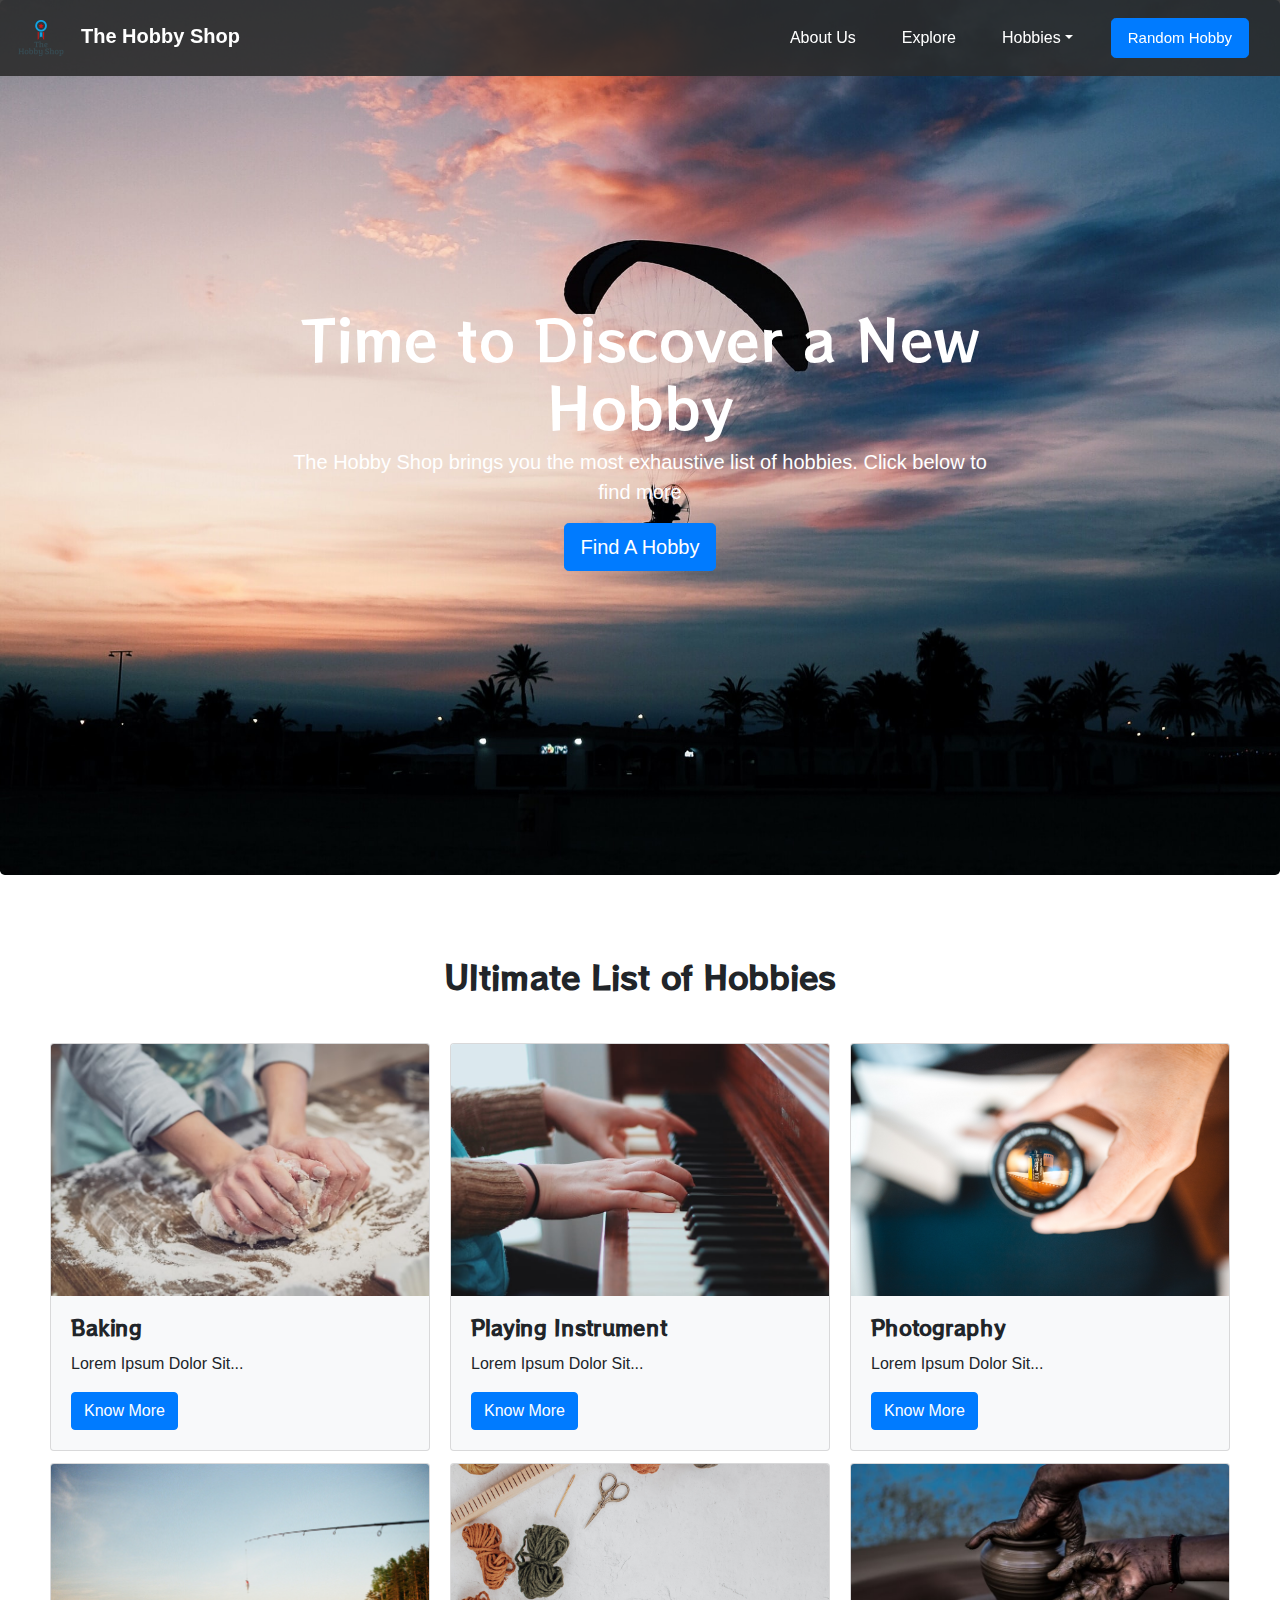
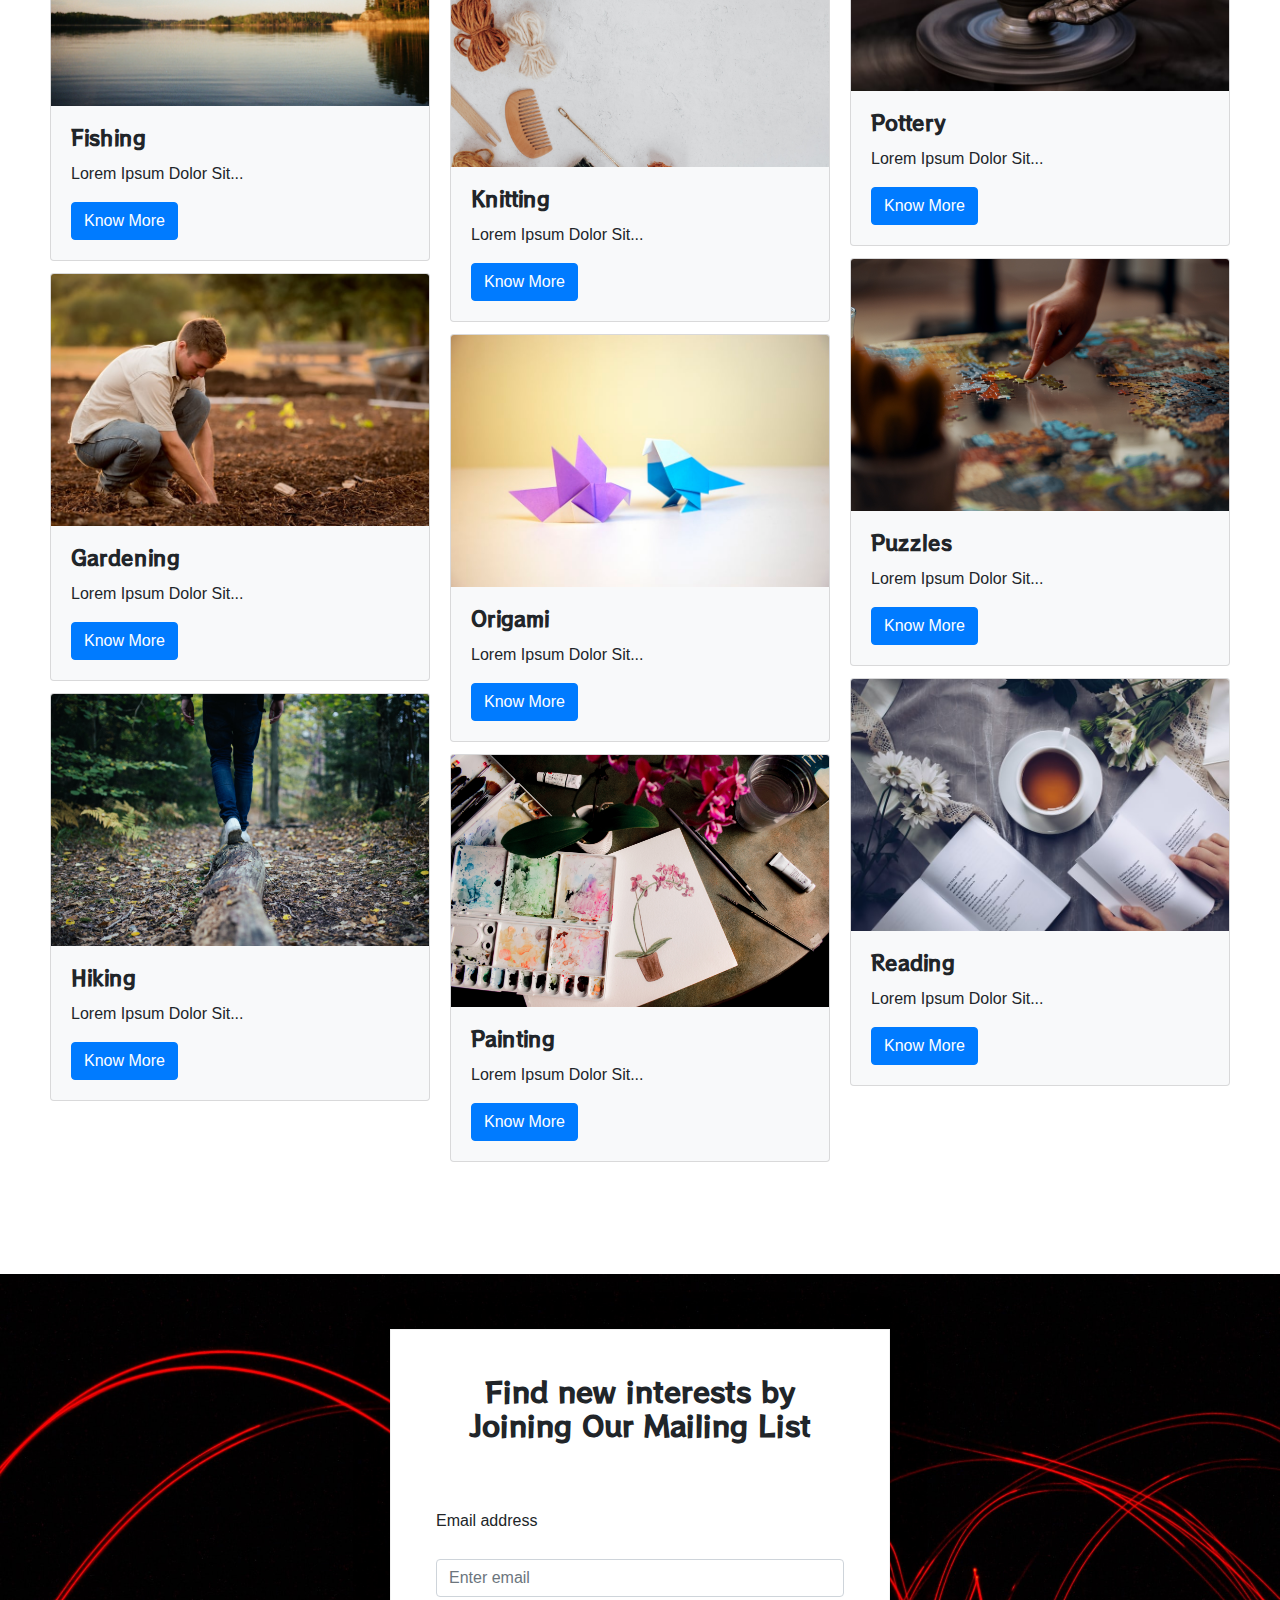
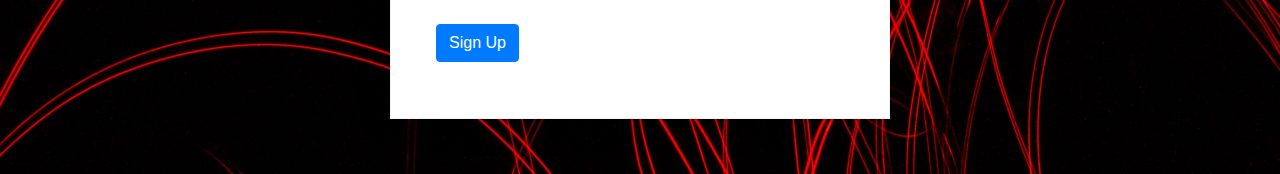
<file: index.html>
<!doctype html>
<html lang="en">

  <head>
    <!-- Global site tag (gtag.js) - Google Analytics -->
    <script async src="https://www.googletagmanager.com/gtag/js?id=G-RCT6M90TNR"></script>
    <script>
      window.dataLayer = window.dataLayer || [];
      function gtag(){dataLayer.push(arguments);}
      gtag('js', new Date());

      gtag('config', 'G-RCT6M90TNR');
    </script>

    <!-- Hotjar Tracking Code for https://uxdsaru.github.io/Hobby_Shop_Prototype/ind -->
    <script>
      (function(h,o,t,j,a,r){
          h.hj=h.hj||function(){(h.hj.q=h.hj.q||[]).push(arguments)};
          h._hjSettings={hjid:2286281,hjsv:6};
          a=o.getElementsByTagName('head')[0];
          r=o.createElement('script');r.async=1;
          r.src=t+h._hjSettings.hjid+j+h._hjSettings.hjsv;
          a.appendChild(r);
      })(window,document,'https://static.hotjar.com/c/hotjar-','.js?sv=');
    </script>

    <!-- Required meta tags -->
    <meta charset="utf-8">
    <meta name="viewport" content="width=device-width, initial-scale=1, shrink-to-fit=no">

    <!-- Bootstrap CSS -->
    <link rel="stylesheet" href="https://stackpath.bootstrapcdn.com/bootstrap/4.3.1/css/bootstrap.min.css" integrity="sha384-ggOyR0iXCbMQv3Xipma34MD+dH/1fQ784/j6cY/iJTQUOhcWr7x9JvoRxT2MZw1T" crossorigin="anonymous">
    <link rel="preconnect" href="https://fonts.gstatic.com">
    <link href="https://fonts.googleapis.com/css2?family=RocknRoll+One&display=swap" rel="stylesheet">
    <link rel="stylesheet" href="CSS/style.css">

    <title>The Hobby Shop</title>
  </head>
  <body>

    <!-- Navigation bar -->
    <nav class="navbar navbar-expand-lg navbar-light bg-light customNav">
      <a class="navbar-brand" href="#"><img src="Images/Logo.png"><b>The Hobby Shop</b></a>
      <button class="navbar-toggler" type="button" data-toggle="collapse" data-target="#navbarSupportedContent"
        aria-controls="navbarSupportedContent" aria-expanded="false" aria-label="Toggle navigation">
        <span class="navbar-toggler-icon"></span>
      </button>
      <div class="collapse navbar-collapse" id="navbarSupportedContent">
        <ul class="navbar-nav mr-auto">
          <li class="nav-item active">
            <a class="nav-link" href="#">About Us<span class="sr-only">(current)</span></a>
          </li>
          <li class="nav-item">
            <a class="nav-link" href="#">Explore</a>
          </li>
          <li class="nav-item dropdown">
            <a class="nav-link dropdown-toggle" href="#" id="navbarDropdown" role="button" data-toggle="dropdown" aria-haspopup="true" aria-expanded="false">Hobbies</a>
            <div class="dropdown-menu" aria-labelledby="navbarDropdown">
              <a class="dropdown-item" href="baking.html">Baking</a>
              <div class="dropdown-divider"></div>
              <a class="dropdown-item" href="#">Fishing</a>
              <div class="dropdown-divider"></div>
              <a class="dropdown-item" href="#">Gardening</a>
              <div class="dropdown-divider"></div>
              <a class="dropdown-item" href="#">Hiking</a>
              <div class="dropdown-divider"></div>
              <a class="dropdown-item" href="#">Instrument</a>
              <div class="dropdown-divider"></div>
              <a class="dropdown-item" href="#">Knitting</a>
              <div class="dropdown-divider"></div>
              <a class="dropdown-item" href="#">Origami</a>
              <div class="dropdown-divider"></div>
              <a class="dropdown-item" href="#">Painting</a>
              <div class="dropdown-divider"></div>
              <a class="dropdown-item" href="#">Photography</a>
              <div class="dropdown-divider"></div>
              <a class="dropdown-item" href="#">Pottery</a>
              <div class="dropdown-divider"></div>
              <a class="dropdown-item" href="#">Puzzles</a>
              <div class="dropdown-divider"></div>
              <a class="dropdown-item" href="#">Reading</a>
            </div>
          </li>
          <li class="nav-item">
            <a class="btn btn-primary btn-lg navCTA" href="random.html" role="button">Random Hobby</a>
          </li>
        </ul>
      </div>
    </nav>
    <!-- End navigation bar -->
     
    <!-- Jumbotron -->
    <div class="jumbotron rockBackground">
      <div class="jumboCopy">
        <h1 class="display-4">Time to Discover a New Hobby</h1>
        <p class="lead">The Hobby Shop brings you the most exhaustive list of hobbies. Click below to find more</p>
        <a class="btn btn-primary btn-lg" href="random.html" role="button">Find A Hobby</a>
      </div>
    </div>
    <!-- End jumbotron -->

    <!-- Row 1 Cards -->
    <div class="container-fluid content">
      <h2 class="sectionHeading">Ultimate List of Hobbies</h2>
    <div class="card-columns">
        <!-- <div class="row showsNear"> -->

        <!-- Card 1 -->
          <div class="card">
            <img src="Images/Baking.jpeg" class="card-img-top" alt="...">
            <div class="card-body">
              <h5 class="card-title">Baking</h5>
              <p class="card-text">Lorem Ipsum Dolor Sit...</p>
              <a href="baking.html" class="btn btn-primary">Know More</a>
            </div>
          </div>

        <!-- Card 2 -->
          <div class="card">
            <img src="Images/Fishing.jpg" class="card-img-top" alt="...">
            <div class="card-body">
              <h5 class="card-title">Fishing</h5>
              <p class="card-text">Lorem Ipsum Dolor Sit...</p>
              <a href="random.html" class="btn btn-primary">Know More</a>
            </div>
          </div>

        <!-- Card 3 -->
          <div class="card">
            <img src="Images/Gardening.jpeg" class="card-img-top" alt="...">
            <div class="card-body">
              <h5 class="card-title">Gardening</h5>
              <p class="card-text">Lorem Ipsum Dolor Sit...</p>
              <a href="random.html" class="btn btn-primary">Know More</a>
            </div>
          </div>
    
    <!-- Row 2 Cards -->

        <!-- Card 1 -->
          <div class="card">
            <img src="Images/Hiking.jpeg" class="card-img-top" alt="...">
            <div class="card-body">
              <h5 class="card-title">Hiking</h5>
              <p class="card-text">Lorem Ipsum Dolor Sit...</p>
              <a href="random.html" class="btn btn-primary">Know More</a>
            </div>
          </div>

        <!-- Card 2 -->
          <div class="card">
            <img src="Images/Instrument.jpeg" class="card-img-top" alt="...">
            <div class="card-body">
              <h5 class="card-title">Playing Instrument</h5>
              <p class="card-text">Lorem Ipsum Dolor Sit...</p>
              <a href="random.html" class="btn btn-primary">Know More</a>
            </div>
          </div>

        <!-- Card 3 -->
          <div class="card">
            <img src="Images/Knitting.jpg" class="card-img-top" alt="...">
            <div class="card-body">
              <h5 class="card-title">Knitting</h5>
              <p class="card-text">Lorem Ipsum Dolor Sit...</p>
              <a href="random.html" class="btn btn-primary">Know More</a>
            </div>
          </div>

    <!-- Row 3 Cards -->

        <!-- Card 1 -->
          <div class="card">
            <img src="Images/Origami.jpeg" class="card-img-top" alt="...">
            <div class="card-body">
              <h5 class="card-title">Origami</h5>
              <p class="card-text">Lorem Ipsum Dolor Sit...</p>
              <a href="random.html" class="btn btn-primary">Know More</a>
            </div>
          </div>

        <!-- Card 2 -->
          <div class="card">
            <img src="Images/Painting.jpg" class="card-img-top" alt="...">
            <div class="card-body">
              <h5 class="card-title">Painting</h5>
              <p class="card-text">Lorem Ipsum Dolor Sit...</p>
              <a href="random.html" class="btn btn-primary">Know More</a>
            </div>
          </div>

        <!-- Card 3 -->
          <div class="card">
            <img src="Images/Photography.jpg" class="card-img-top" alt="...">
            <div class="card-body">
              <h5 class="card-title">Photography</h5>
              <p class="card-text">Lorem Ipsum Dolor Sit...</p>
              <a href="random.html" class="btn btn-primary">Know More</a>
            </div>
          </div>

      <!-- Row 4 Cards -->

        <!-- Card 1 -->
            <div class="card">
              <img src="Images/Pottery.jpeg" class="card-img-top" alt="...">
              <div class="card-body">
                <h5 class="card-title">Pottery</h5>
                <p class="card-text">Lorem Ipsum Dolor Sit...</p>
                <a href="random.html" class="btn btn-primary">Know More</a>
              </div>
            </div>

        <!-- Card 2 -->
            <div class="card">
              <img src="Images/Puzzles.jpg" class="card-img-top" alt="...">
              <div class="card-body">
                <h5 class="card-title">Puzzles</h5>
                <p class="card-text">Lorem Ipsum Dolor Sit...</p>
                <a href="random.html" class="btn btn-primary">Know More</a>
              </div>
            </div>

        <!-- Card 3 -->
          <div class="card">
            <img src="Images/Reading.jpeg" class="card-img-top" alt="...">
            <div class="card-body">
              <h5 class="card-title">Reading</h5>
              <p class="card-text">Lorem Ipsum Dolor Sit...</p>
              <a href="random.html" class="btn btn-primary">Know More</a>
            </div>
          </div>

    </div>
</div>

    <!-- End cards -->

    <!-- Footer -->
    <footer class="emailContain">
      <form>
        <h3 class="sectionHeading">Find new interests by <br>
            Joining Our Mailing List</h3>
        <div class="form-group">
          <label for="exampleInputEmail1">Email address</label>
          <input type="email" class="form-control" id="exampleInputEmail1" aria-describedby="emailHelp"
            placeholder="Enter email">
        </div>
        <button type="submit" class="btn btn-primary">Sign Up</button>
      </form>
    </footer>
    <!-- End footer -->

    <!-- Optional JavaScript -->
    <!-- jQuery first, then Popper.js, then Bootstrap JS -->
    <script src="https://code.jquery.com/jquery-3.3.1.slim.min.js"
      integrity="sha384-q8i/X+965DzO0rT7abK41JStQIAqVgRVzpbzo5smXKp4YfRvH+8abtTE1Pi6jizo"
      crossorigin="anonymous"></script>
    <script src="https://cdnjs.cloudflare.com/ajax/libs/popper.js/1.14.7/umd/popper.min.js"
      integrity="sha384-UO2eT0CpHqdSJQ6hJty5KVphtPhzWj9WO1clHTMGa3JDZwrnQq4sF86dIHNDz0W1"
      crossorigin="anonymous"></script>
    <script src="https://stackpath.bootstrapcdn.com/bootstrap/4.3.1/js/bootstrap.min.js"
      integrity="sha384-JjSmVgyd0p3pXB1rRibZUAYoIIy6OrQ6VrjIEaFf/nJGzIxFDsf4x0xIM+B07jRM"
      crossorigin="anonymous"></script>
  </body>

</html>
</file>
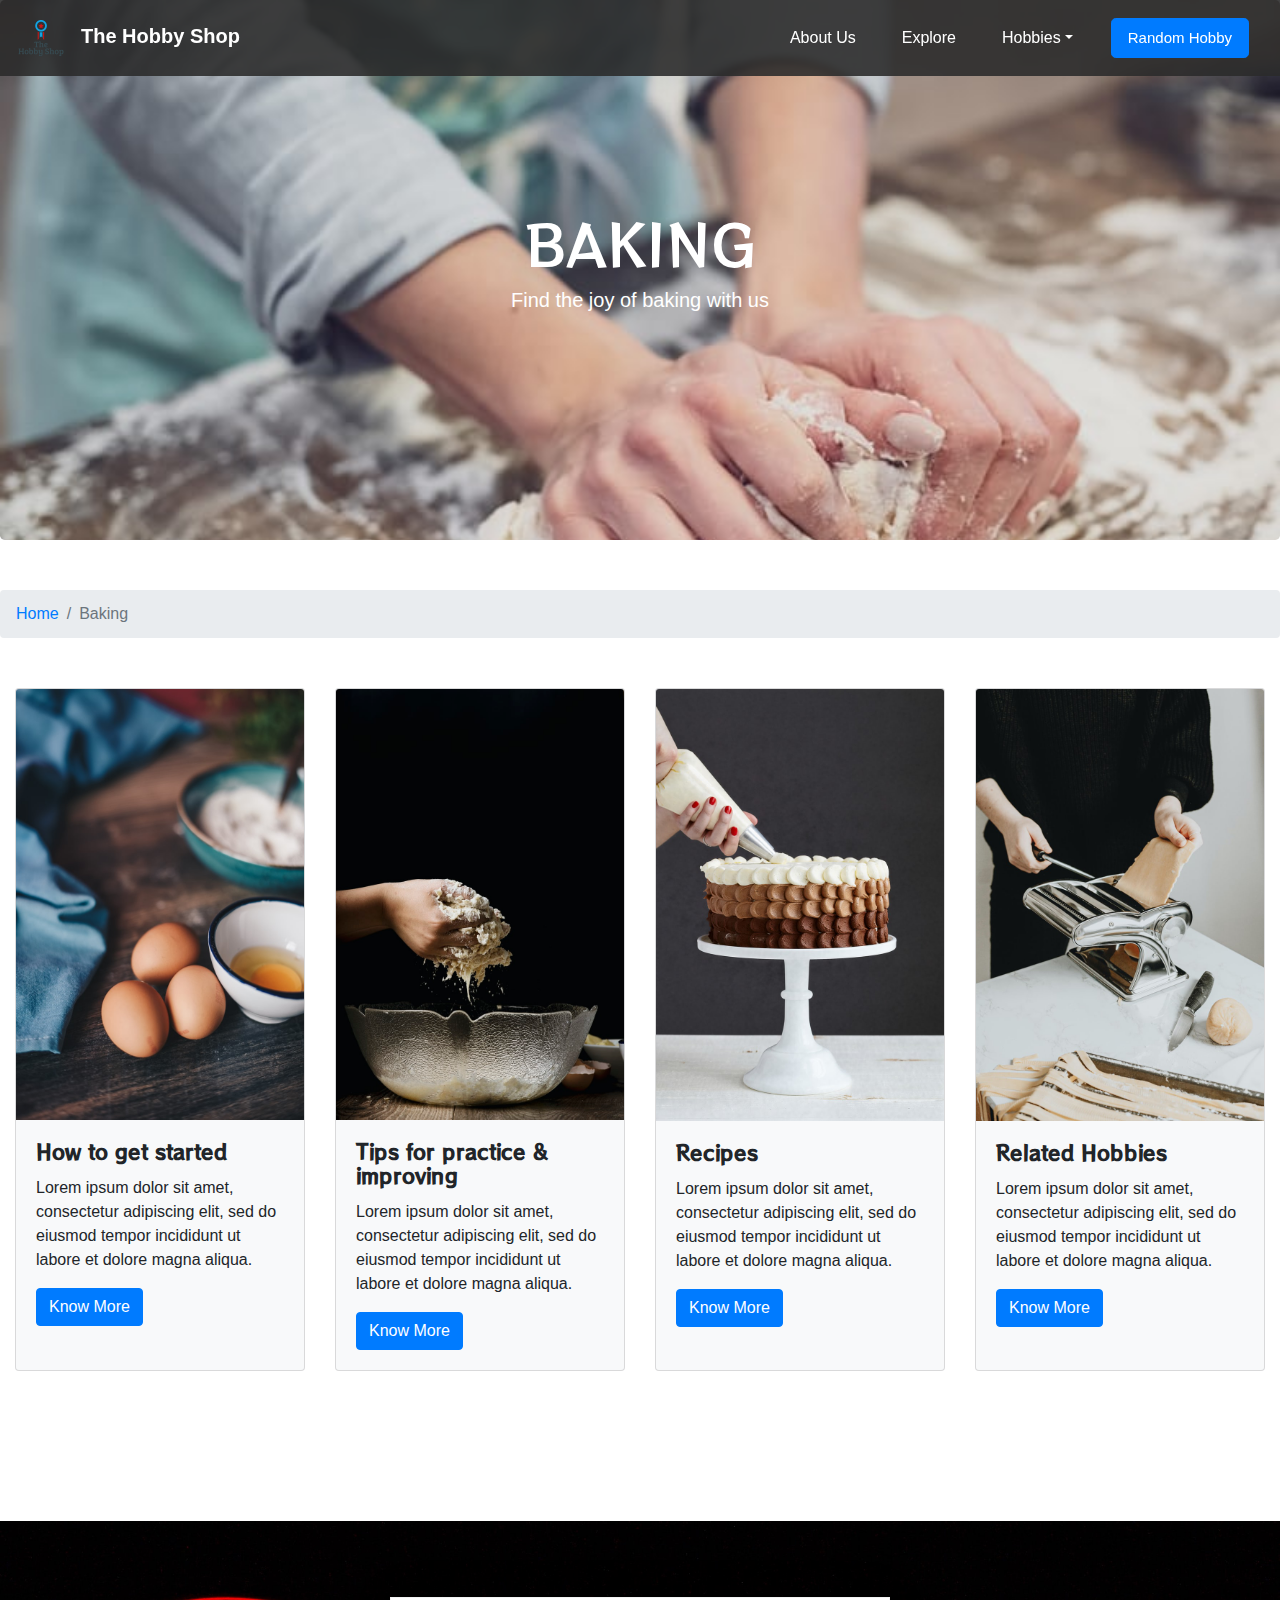
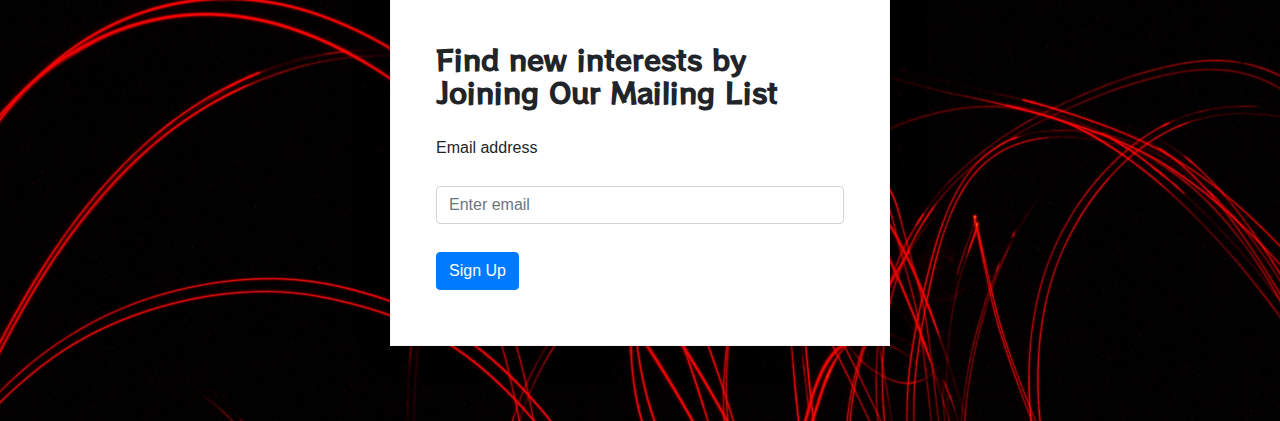
<file: baking.html>
<!doctype html>
<html lang="en">

  <head>
    <!-- Global site tag (gtag.js) - Google Analytics -->
    <script async src="https://www.googletagmanager.com/gtag/js?id=G-RCT6M90TNR"></script>
    <script>
      window.dataLayer = window.dataLayer || [];
      function gtag(){dataLayer.push(arguments);}
      gtag('js', new Date());

      gtag('config', 'G-RCT6M90TNR');
    </script>

    <!-- Hotjar Tracking Code for https://uxdsaru.github.io/Hobby_Shop_Prototype/ind -->
    <script>
      (function(h,o,t,j,a,r){
          h.hj=h.hj||function(){(h.hj.q=h.hj.q||[]).push(arguments)};
          h._hjSettings={hjid:2286281,hjsv:6};
          a=o.getElementsByTagName('head')[0];
          r=o.createElement('script');r.async=1;
          r.src=t+h._hjSettings.hjid+j+h._hjSettings.hjsv;
          a.appendChild(r);
      })(window,document,'https://static.hotjar.com/c/hotjar-','.js?sv=');
    </script>

    <!-- Required meta tags -->
    <meta charset="utf-8">
    <meta name="viewport" content="width=device-width, initial-scale=1, shrink-to-fit=no">

    <!-- Bootstrap CSS -->
    <link rel="stylesheet" href="https://stackpath.bootstrapcdn.com/bootstrap/4.3.1/css/bootstrap.min.css" integrity="sha384-ggOyR0iXCbMQv3Xipma34MD+dH/1fQ784/j6cY/iJTQUOhcWr7x9JvoRxT2MZw1T" crossorigin="anonymous">
    <link rel="preconnect" href="https://fonts.gstatic.com">
    <link href="https://fonts.googleapis.com/css2?family=RocknRoll+One&display=swap" rel="stylesheet">
    <link rel="stylesheet" href="CSS/baking.css">

    <title>THS | Baking</title>
  </head>
  <body>

    <!-- Navigation bar -->
    <nav class="navbar navbar-expand-lg navbar-light bg-light customNav">
      <a class="navbar-brand" href="index.html"><img src="Images/Logo.png"><b>The Hobby Shop</b></a>
      <button class="navbar-toggler" type="button" data-toggle="collapse" data-target="#navbarSupportedContent"
        aria-controls="navbarSupportedContent" aria-expanded="false" aria-label="Toggle navigation">
        <span class="navbar-toggler-icon"></span>
      </button>
      <div class="collapse navbar-collapse" id="navbarSupportedContent">
        <ul class="navbar-nav mr-auto">
          <li class="nav-item active">
            <a class="nav-link" href="#">About Us<span class="sr-only">(current)</span></a>
          </li>
          <li class="nav-item">
            <a class="nav-link" href="#">Explore</a>
          </li>
          <li class="nav-item dropdown">
            <a class="nav-link dropdown-toggle" href="#" id="navbarDropdown" role="button" data-toggle="dropdown" aria-haspopup="true" aria-expanded="false">Hobbies</a>
            <div class="dropdown-menu" aria-labelledby="navbarDropdown">
              <a class="dropdown-item" href="#">Baking</a>
              <div class="dropdown-divider"></div>
              <a class="dropdown-item" href="#">Fishing</a>
              <div class="dropdown-divider"></div>
              <a class="dropdown-item" href="#">Gardening</a>
              <div class="dropdown-divider"></div>
              <a class="dropdown-item" href="#">Hiking</a>
              <div class="dropdown-divider"></div>
              <a class="dropdown-item" href="#">Instrument</a>
              <div class="dropdown-divider"></div>
              <a class="dropdown-item" href="#">Knitting</a>
              <div class="dropdown-divider"></div>
              <a class="dropdown-item" href="#">Origami</a>
              <div class="dropdown-divider"></div>
              <a class="dropdown-item" href="#">Painting</a>
              <div class="dropdown-divider"></div>
              <a class="dropdown-item" href="#">Photography</a>
              <div class="dropdown-divider"></div>
              <a class="dropdown-item" href="#">Pottery</a>
              <div class="dropdown-divider"></div>
              <a class="dropdown-item" href="#">Puzzles</a>
              <div class="dropdown-divider"></div>
              <a class="dropdown-item" href="#">Reading</a>
            </div>
          </li>
          <li class="nav-item">
            <a class="btn btn-primary btn-lg navCTA" href="random.html" role="button">Random Hobby</a>
          </li>
        </ul>
      </div>
    </nav>
    <!-- End navigation bar -->
     
    <!-- Jumbotron -->
    <div class="jumbotron rockBackground">
      <div class="jumboCopy">
        <h1 class="display-4"><B>BAKING</B></h1>
        <p class="lead">Find the joy of baking with us</p>
      </div>
    </div>
    <!-- End jumbotron -->

    <!--Breadcrumb-->
    <nav style="--bs-breadcrumb-divider: '>';" aria-label="breadcrumb">
      <div class="contentMaxWidth CustomPadding">
          <ol class="breadcrumb">
              <li class="breadcrumb-item"><a href="index.html">Home</a></li>
              <li class="breadcrumb-item active" aria-current="page">Baking</li>
          </ol>
      </div>
    </nav>

    <!-- Row 1 Cards -->
    <div class="container-fluid content">
      <div class="card-deck">

        <!-- Card 1 -->
          <div class="card">
            <img src="Images/Get Started.jpeg" class="card-img-top" alt="...">
            <div class="card-body">
              <h5 class="card-title">How to get started</h5>
              <p class="card-text">Lorem ipsum dolor sit amet, consectetur adipiscing elit, sed do eiusmod tempor incididunt ut labore et dolore magna aliqua. </p>
              <a href="#" class="btn btn-primary">Know More</a>
            </div>
          </div>

        <!-- Card 2 -->
          <div class="card">
            <img src="Images/Tips.jpeg" class="card-img-top" alt="...">
            <div class="card-body">
              <h5 class="card-title">Tips for practice & improving</h5>
              <p class="card-text">Lorem ipsum dolor sit amet, consectetur adipiscing elit, sed do eiusmod tempor incididunt ut labore et dolore magna aliqua.</p>
              <a href="#" class="btn btn-primary">Know More</a>
            </div>
          </div>

        <!-- Card 3 -->
          <div class="card">
            <img src="Images/Recipes.jpeg" class="card-img-top" alt="...">
            <div class="card-body">
              <h5 class="card-title">Recipes</h5>
              <p class="card-text">Lorem ipsum dolor sit amet, consectetur adipiscing elit, sed do eiusmod tempor incididunt ut labore et dolore magna aliqua.</p>
              <a href="#" class="btn btn-primary">Know More</a>
            </div>
          </div>
    
           <!-- Card 4 -->
           <div class="card">
            <img src="Images/Related Hobbies.jpeg" class="card-img-top" alt="...">
            <div class="card-body">
              <h5 class="card-title">Related Hobbies</h5>
              <p class="card-text">Lorem ipsum dolor sit amet, consectetur adipiscing elit, sed do eiusmod tempor incididunt ut labore et dolore magna aliqua.</p>
              <a href="#" class="btn btn-primary">Know More</a>
            </div>
          </div>

      </div>
    </div>
    <!-- End cards -->

    <!-- Footer -->
    <footer class="emailContain">
      <form>
        <h3 class="sectionHeading">Find new interests by <br>
          Joining Our Mailing List</h3>
        <div class="form-group">
          <label for="exampleInputEmail1">Email address</label>
          <input type="email" class="form-control" id="exampleInputEmail1" aria-describedby="emailHelp"
            placeholder="Enter email">
        </div>
        <button type="submit" class="btn btn-primary">Sign Up</button>
      </form>
    </footer>
    <!-- End footer -->

    <!-- Optional JavaScript -->
    <!-- jQuery first, then Popper.js, then Bootstrap JS -->
    <script src="https://code.jquery.com/jquery-3.3.1.slim.min.js"
      integrity="sha384-q8i/X+965DzO0rT7abK41JStQIAqVgRVzpbzo5smXKp4YfRvH+8abtTE1Pi6jizo"
      crossorigin="anonymous"></script>
    <script src="https://cdnjs.cloudflare.com/ajax/libs/popper.js/1.14.7/umd/popper.min.js"
      integrity="sha384-UO2eT0CpHqdSJQ6hJty5KVphtPhzWj9WO1clHTMGa3JDZwrnQq4sF86dIHNDz0W1"
      crossorigin="anonymous"></script>
    <script src="https://stackpath.bootstrapcdn.com/bootstrap/4.3.1/js/bootstrap.min.js"
      integrity="sha384-JjSmVgyd0p3pXB1rRibZUAYoIIy6OrQ6VrjIEaFf/nJGzIxFDsf4x0xIM+B07jRM"
      crossorigin="anonymous"></script>
  </body>

</html>
</file>
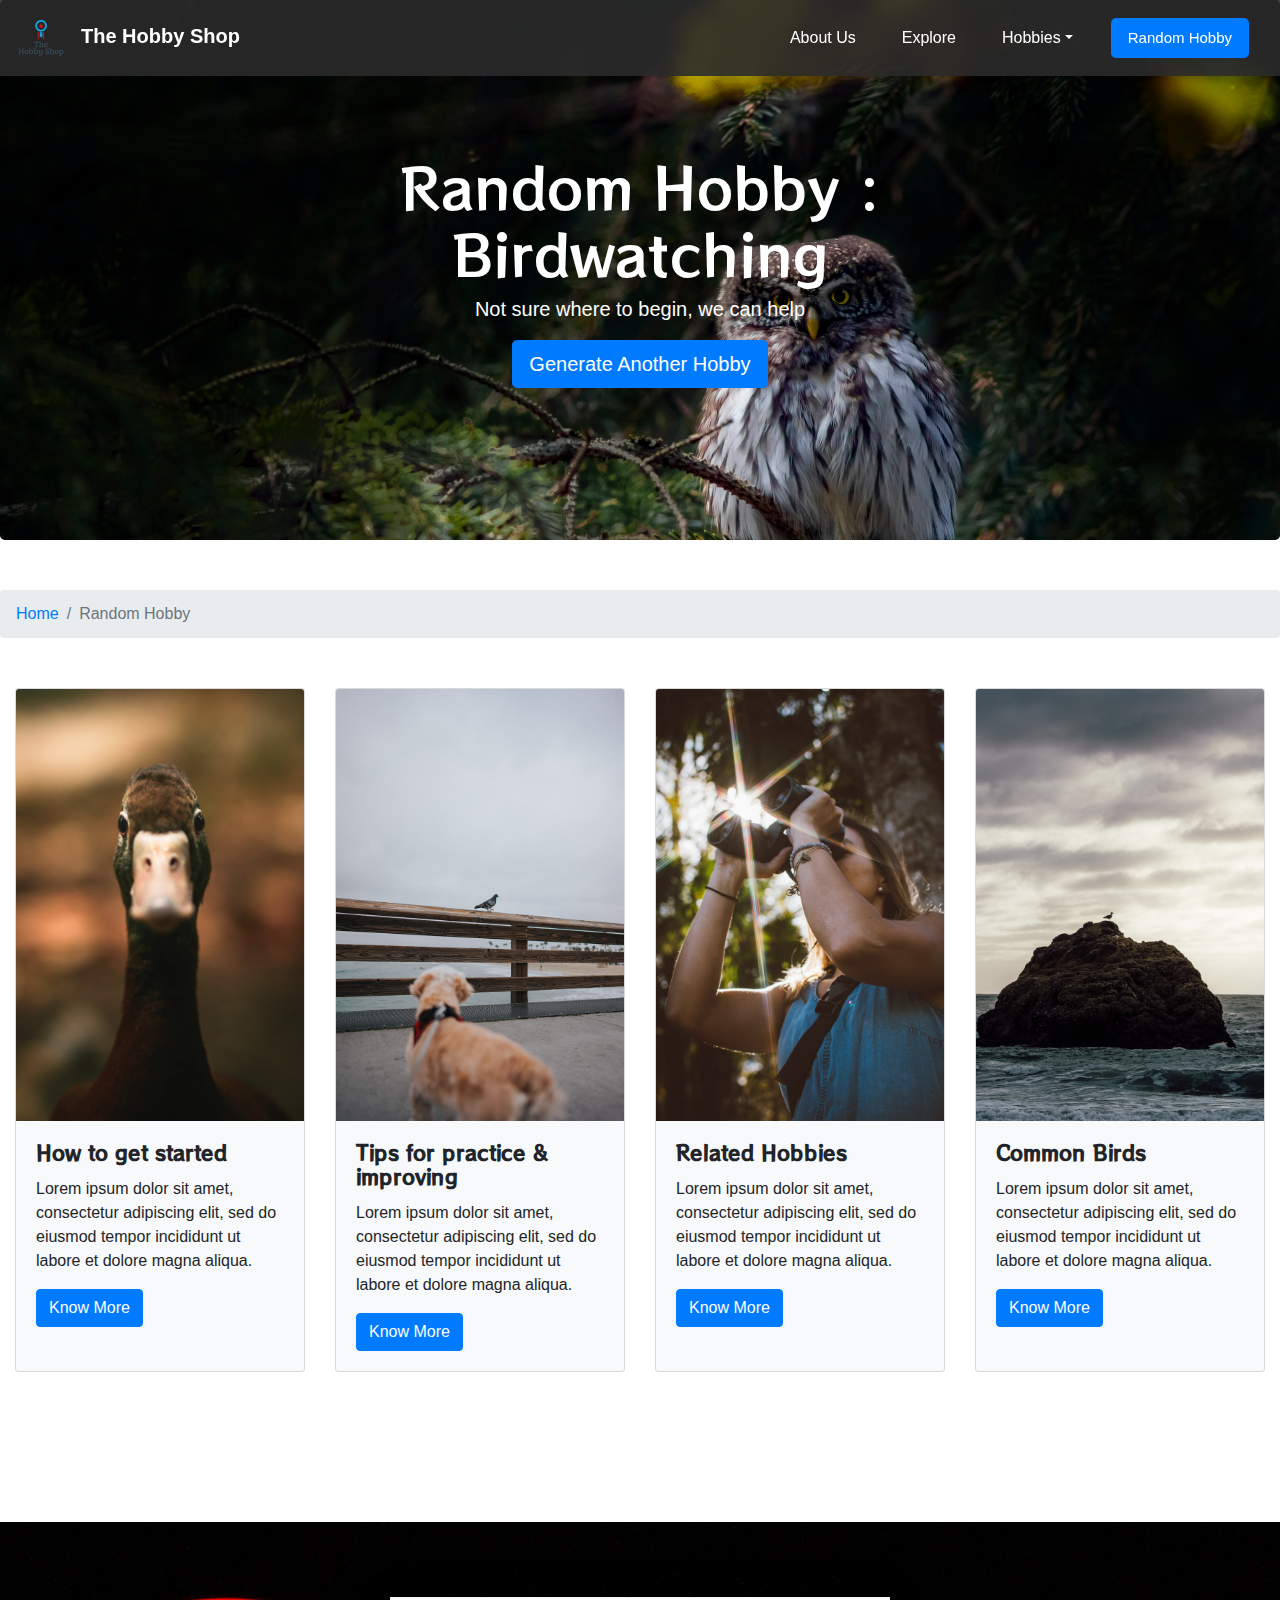
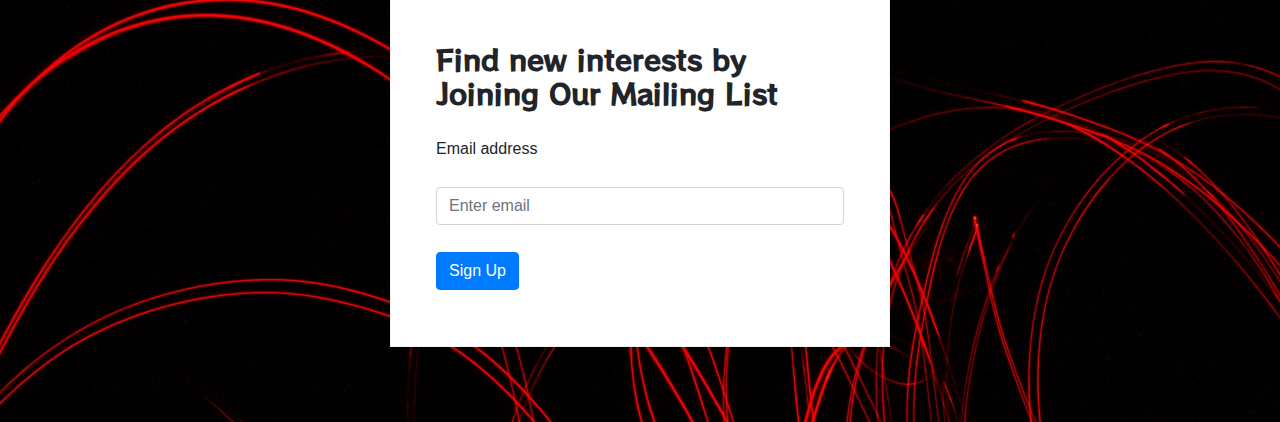
<file: random.html>
<!doctype html>
<html lang="en">

  <head>
    <!-- Global site tag (gtag.js) - Google Analytics -->
    <script async src="https://www.googletagmanager.com/gtag/js?id=G-RCT6M90TNR"></script>
    <script>
      window.dataLayer = window.dataLayer || [];
      function gtag(){dataLayer.push(arguments);}
      gtag('js', new Date());

      gtag('config', 'G-RCT6M90TNR');
    </script>

    <!-- Hotjar Tracking Code for https://uxdsaru.github.io/Hobby_Shop_Prototype/ind -->
    <script>
      (function(h,o,t,j,a,r){
          h.hj=h.hj||function(){(h.hj.q=h.hj.q||[]).push(arguments)};
          h._hjSettings={hjid:2286281,hjsv:6};
          a=o.getElementsByTagName('head')[0];
          r=o.createElement('script');r.async=1;
          r.src=t+h._hjSettings.hjid+j+h._hjSettings.hjsv;
          a.appendChild(r);
      })(window,document,'https://static.hotjar.com/c/hotjar-','.js?sv=');
    </script>

    <!-- Required meta tags -->
    <meta charset="utf-8">
    <meta name="viewport" content="width=device-width, initial-scale=1, shrink-to-fit=no">

    <!-- Bootstrap CSS -->
    <link rel="stylesheet" href="https://stackpath.bootstrapcdn.com/bootstrap/4.3.1/css/bootstrap.min.css" integrity="sha384-ggOyR0iXCbMQv3Xipma34MD+dH/1fQ784/j6cY/iJTQUOhcWr7x9JvoRxT2MZw1T" crossorigin="anonymous">
    <link rel="preconnect" href="https://fonts.gstatic.com">
    <link href="https://fonts.googleapis.com/css2?family=RocknRoll+One&display=swap" rel="stylesheet">
    <link rel="stylesheet" href="CSS/random.css">

    <title>THS | Random</title>
  </head>
  <body>

    <!-- Navigation bar -->
    <nav class="navbar navbar-expand-lg navbar-light bg-light customNav">
      <a class="navbar-brand" href="index.html"><img src="Images/Logo.png"><b>The Hobby Shop</b></a>
      <button class="navbar-toggler" type="button" data-toggle="collapse" data-target="#navbarSupportedContent"
        aria-controls="navbarSupportedContent" aria-expanded="false" aria-label="Toggle navigation">
        <span class="navbar-toggler-icon"></span>
      </button>
      <div class="collapse navbar-collapse" id="navbarSupportedContent">
        <ul class="navbar-nav mr-auto">
          <li class="nav-item active">
            <a class="nav-link" href="#">About Us<span class="sr-only">(current)</span></a>
          </li>
          <li class="nav-item">
            <a class="nav-link" href="#">Explore</a>
          </li>
          <li class="nav-item dropdown">
            <a class="nav-link dropdown-toggle" href="#" id="navbarDropdown" role="button" data-toggle="dropdown" aria-haspopup="true" aria-expanded="false">Hobbies</a>
            <div class="dropdown-menu" aria-labelledby="navbarDropdown">
              <a class="dropdown-item" href="baking.html">Baking</a>
              <div class="dropdown-divider"></div>
              <a class="dropdown-item" href="#">Fishing</a>
              <div class="dropdown-divider"></div>
              <a class="dropdown-item" href="#">Gardening</a>
              <div class="dropdown-divider"></div>
              <a class="dropdown-item" href="#">Hiking</a>
              <div class="dropdown-divider"></div>
              <a class="dropdown-item" href="#">Instrument</a>
              <div class="dropdown-divider"></div>
              <a class="dropdown-item" href="#">Knitting</a>
              <div class="dropdown-divider"></div>
              <a class="dropdown-item" href="#">Origami</a>
              <div class="dropdown-divider"></div>
              <a class="dropdown-item" href="#">Painting</a>
              <div class="dropdown-divider"></div>
              <a class="dropdown-item" href="#">Photography</a>
              <div class="dropdown-divider"></div>
              <a class="dropdown-item" href="#">Pottery</a>
              <div class="dropdown-divider"></div>
              <a class="dropdown-item" href="#">Puzzles</a>
              <div class="dropdown-divider"></div>
              <a class="dropdown-item" href="#">Reading</a>
            </div>
          </li>
          <li class="nav-item">
            <a class="btn btn-primary btn-lg navCTA" href="#" role="button">Random Hobby</a>
          </li>
        </ul>
      </div>
    </nav>
    <!-- End navigation bar -->
     
    <!-- Jumbotron -->
    <div class="jumbotron rockBackground">
      <div class="jumboCopy">
        <h1 class="display-4"><B>Random Hobby : Birdwatching</B></h1>
        <p class="lead">Not sure where to begin, we can help</p>
        <a class="btn btn-primary btn-lg" href="baking.html" role="button">Generate Another Hobby</a>
      </div>
    </div>
    <!-- End jumbotron -->

    <!--Breadcrumb-->
    <nav style="--bs-breadcrumb-divider: '>';" aria-label="breadcrumb">
      <div class="contentMaxWidth CustomPadding">
          <ol class="breadcrumb">
              <li class="breadcrumb-item"><a href="index.html">Home</a></li>
              <li class="breadcrumb-item active" aria-current="page">Random Hobby</li>
          </ol>
      </div>
    </nav>

    <!-- Row 1 Cards -->
    <div class="container-fluid content">
      <div class="card-deck">

        <!-- Card 1 -->
          <div class="card">
            <img src="Images/Random1.jpeg" class="card-img-top" alt="...">
            <div class="card-body">
              <h5 class="card-title">How to get started</h5>
              <p class="card-text">Lorem ipsum dolor sit amet, consectetur adipiscing elit, sed do eiusmod tempor incididunt ut labore et dolore magna aliqua. </p>
              <a href="#" class="btn btn-primary">Know More</a>
            </div>
          </div>

        <!-- Card 2 -->
          <div class="card">
            <img src="Images/Random2.jpeg" class="card-img-top" alt="...">
            <div class="card-body">
              <h5 class="card-title">Tips for practice & improving</h5>
              <p class="card-text">Lorem ipsum dolor sit amet, consectetur adipiscing elit, sed do eiusmod tempor incididunt ut labore et dolore magna aliqua.</p>
              <a href="#" class="btn btn-primary">Know More</a>
            </div>
          </div>

        <!-- Card 3 -->
          <div class="card">
            <img src="Images/Random3.jpeg" class="card-img-top" alt="...">
            <div class="card-body">
              <h5 class="card-title">Related Hobbies</h5>
              <p class="card-text">Lorem ipsum dolor sit amet, consectetur adipiscing elit, sed do eiusmod tempor incididunt ut labore et dolore magna aliqua.</p>
              <a href="#" class="btn btn-primary">Know More</a>
            </div>
          </div>
    
           <!-- Card 4 -->
           <div class="card">
            <img src="Images/Random4.jpeg" class="card-img-top" alt="...">
            <div class="card-body">
              <h5 class="card-title">Common Birds</h5>
              <p class="card-text">Lorem ipsum dolor sit amet, consectetur adipiscing elit, sed do eiusmod tempor incididunt ut labore et dolore magna aliqua.</p>
              <a href="#" class="btn btn-primary">Know More</a>
            </div>
          </div>

      </div>
    </div>
    <!-- End cards -->

    <!-- Footer -->
    <footer class="emailContain">
      <form>
        <h3 class="sectionHeading">Find new interests by <br>
          Joining Our Mailing List</h3>
        <div class="form-group">
          <label for="exampleInputEmail1">Email address</label>
          <input type="email" class="form-control" id="exampleInputEmail1" aria-describedby="emailHelp"
            placeholder="Enter email">
        </div>
        <button type="submit" class="btn btn-primary">Sign Up</button>
      </form>
    </footer>
    <!-- End footer -->

    <!-- Optional JavaScript -->
    <!-- jQuery first, then Popper.js, then Bootstrap JS -->
    <script src="https://code.jquery.com/jquery-3.3.1.slim.min.js"
      integrity="sha384-q8i/X+965DzO0rT7abK41JStQIAqVgRVzpbzo5smXKp4YfRvH+8abtTE1Pi6jizo"
      crossorigin="anonymous"></script>
    <script src="https://cdnjs.cloudflare.com/ajax/libs/popper.js/1.14.7/umd/popper.min.js"
      integrity="sha384-UO2eT0CpHqdSJQ6hJty5KVphtPhzWj9WO1clHTMGa3JDZwrnQq4sF86dIHNDz0W1"
      crossorigin="anonymous"></script>
    <script src="https://stackpath.bootstrapcdn.com/bootstrap/4.3.1/js/bootstrap.min.js"
      integrity="sha384-JjSmVgyd0p3pXB1rRibZUAYoIIy6OrQ6VrjIEaFf/nJGzIxFDsf4x0xIM+B07jRM"
      crossorigin="anonymous"></script>
  </body>

</html>
</file>
<file: CSS/style.css>
/* Text */
h1, h2, h3 , h4, h5, h6 {
    font-family: 'RocknRoll One', sans-serif;
    font-weight: bolder;
  }
  p {
    font-family: 'Jura', sans-serif;
  }
  
  /* Navigation bar */
  
  /* General */
  .customNav {
    position: fixed;
    width: 100%;
    background: url("../Images/transparency.png");
    background-color: transparent !important;
    background-size: cover;
    z-index: 10;
  }
  .navbar-nav {
    margin-left: auto;
    margin-right: 0 !important;
  }
  .navbar-brand img {
    padding-right: 15px;
    width: 65px;
  }
  .nav-item {
    margin: 0px 15px;
  }
  
  /* Navigation dropdown menu */
  .dropdown-menu {
    background: url("../Images/transparency.png");
    background-color: transparent !important;
    background-size: cover;
  }
  .dropdown-item:focus, .dropdown-item:hover {
      color: #16181b;
      text-decoration: none;
      background: black;
  }
  
  /* Navigation links */
  .customNav a {
    color: white !important;
  }
  .navCTA {
    font-size: 15px;
  }
  
  /* Jumbotron  */
  .jumbotron {
    background-image: url(../Images/Hero.jpeg);
    background-size: cover;
    background-repeat: no-repeat;
    height: calc(100vh - 25px);
    display: flex;
    align-items: center;
    justify-content: center;
  }
  
  /* Jumbotron copy */
  .jumboCopy {
    width: 70%;
    min-width: 500px;
    max-width: 700px;
    color: white;
    text-align: center;
  }
  
  /* Cards */
  .content {
    padding: 50px;
  }
  .sectionHeading {
    text-align: center;
    margin-bottom: 3rem;
  }

  .cardContainer {
    text-align: center;
  }

  .card{
    background-color: #f8f9fa;
  }
  
  /* Footer */
  .emailContain {
    background: url(../Images/Footer.jpeg);
    background-size: cover;
    display: flex;
    align-items: center;
    flex-direction: column;
    align-items: center;
    justify-content: center;
    height: 500px;
  }
  
  /* Footer form */
  form {
    width: 500px;
    margin: 35px auto;
    padding: 45px;
    border: 1px solid #F2F2F2;
    -webkit-box-shadow: 0 1px 4px rgba(0, 0, 0, 0.3), 0 0 40px rgba(0, 0, 0, 0.1) inset;
    -moz-box-shadow: 0 1px 4px rgba(0, 0, 0, 0.3), 0 0 40px rgba(0, 0, 0, 0.1) inset;
    box-shadow: 0 1px 4px rgba(0, 0, 0, 0.1), 0 0 40px rgba(0, 0, 0, 0.1);
    background-color: white;
  }
  
  /* STYLES FOR TEMPLATE */
  .dropdown-menu {
    left: -97px;
  }
  footer {
    position: absolute;
    width: 100%;
    height: 60px;
    line-height: 60px;
    background-color: #f5f5f5;
    margin-top: 50px;
  }
  .cardContainer {
    margin-top: 20px;
  }
  .card {
    margin: 0 auto;
  }
</file>
<file: CSS/baking.css>
/* Text */
h1, h2, h3 , h4, h5, h6 {
    font-family: 'RocknRoll One', sans-serif;
    font-weight: bolder;
  }
  p {
    font-family: 'Jura', sans-serif;
  }
  
  /* Navigation bar */
  
  /* General */
  .customNav {
    position: fixed;
    width: 100%;
    background: url("../Images/transparency.png");
    background-color: transparent !important;
    background-size: cover;
    z-index: 10;
  }
  .navbar-nav {
    margin-left: auto;
    margin-right: 0 !important;
  }
  .navbar-brand img {
    padding-right: 15px;
    width: 65px;
  }
  .nav-item {
    margin: 0px 15px;
  }
  
  /* Navigation dropdown menu */
  .dropdown-menu {
    background: url("../Images/transparency.png");
    background-color: transparent !important;
    background-size: cover;
  }
  .dropdown-item:focus, .dropdown-item:hover {
      color: #16181b;
      text-decoration: none;
      background: black;
  }
  
  /* Navigation links */
  .customNav a {
    color: white !important;
  }
  .navCTA {
    font-size: 15px;
  }
  
  /* Jumbotron  */
  .jumbotron {
    background-image: url(../Images/Baking.jpeg);
    background-size: cover;
    background-repeat: no-repeat;
    height: 60vh;
    display: flex;
    align-items: center;
    justify-content: center;
    margin-bottom: 50px;
  }
  
  /* Jumbotron copy */
  .jumboCopy {
    width: 70%;
    min-width: 500px;
    max-width: 700px;
    color: white;
    text-align: center;
  }
  
  /* breadcrumb */
  .breadcrumb{
    margin-bottom: 50px;
  }

  /* Cards */

   .cardContainer {
    text-align: center;
  }

  .card{
    background-color: #f8f9fa;
  }
  
  /* Footer */
  .emailContain {
    background: url(../Images/Footer.jpeg);
    background-size: cover;
    display: flex;
    align-items: center;
    flex-direction: column;
    align-items: center;
    justify-content: center;
    height: 500px;
  }
  
  /* Footer form */
  form {
    width: 500px;
    margin: 35px auto;
    padding: 45px;
    border: 1px solid #F2F2F2;
    -webkit-box-shadow: 0 1px 4px rgba(0, 0, 0, 0.3), 0 0 40px rgba(0, 0, 0, 0.1) inset;
    -moz-box-shadow: 0 1px 4px rgba(0, 0, 0, 0.3), 0 0 40px rgba(0, 0, 0, 0.1) inset;
    box-shadow: 0 1px 4px rgba(0, 0, 0, 0.1), 0 0 40px rgba(0, 0, 0, 0.1);
    background-color: white;
  }
  
  /* STYLES FOR TEMPLATE */
  .dropdown-menu {
    left: -97px;
  }
  footer {
    position: absolute;
    width: 100%;
    height: 60px;
    line-height: 60px;
    background-color: #f5f5f5;
    margin-top: 150px;
  }
  .cardContainer {
    margin-top: 20px;
  }
  .card {
    margin: 0 auto;
  }
</file>
<file: CSS/random.css>
/* Text */
h1, h2, h3 , h4, h5, h6 {
    font-family: 'RocknRoll One', sans-serif;
    font-weight: bolder;
  }
  p {
    font-family: 'Jura', sans-serif;
  }
  
  /* Navigation bar */
  
  /* General */
  .customNav {
    position: fixed;
    width: 100%;
    background: url("../Images/transparency.png");
    background-color: transparent !important;
    background-size: cover;
    z-index: 10;
  }
  .navbar-nav {
    margin-left: auto;
    margin-right: 0 !important;
  }
  .navbar-brand img {
    padding-right: 15px;
    width: 65px;
  }
  .nav-item {
    margin: 0px 15px;
  }
  
  /* Navigation dropdown menu */
  .dropdown-menu {
    background: url("../Images/transparency.png");
    background-color: transparent !important;
    background-size: cover;
  }
  .dropdown-item:focus, .dropdown-item:hover {
      color: #16181b;
      text-decoration: none;
      background: black;
  }
  
  /* Navigation links */
  .customNav a {
    color: white !important;
  }
  .navCTA {
    font-size: 15px;
  }
  
  /* Jumbotron  */
  .jumbotron {
    background-image: url(../Images/BirdWatching.jpeg);
    background-size: cover;
    background-repeat: no-repeat;
    height: 60vh;
    display: flex;
    align-items: center;
    justify-content: center;
    margin-bottom: 50px;
  }
  
  /* Jumbotron copy */
  .jumboCopy {
    width: 70%;
    min-width: 500px;
    max-width: 700px;
    color: white;
    text-align: center;
  }
  
  /* breadcrumb */
  .breadcrumb{
    margin-bottom: 50px;
  }

  /* Cards */

   .cardContainer {
    text-align: center;
  }

  .card{
    background-color: #f8f9fa;
  }
  
  /* Footer */
  .emailContain {
    background: url(../Images/Footer.jpeg);
    background-size: cover;
    display: flex;
    align-items: center;
    flex-direction: column;
    align-items: center;
    justify-content: center;
    height: 500px;
  }
  
  /* Footer form */
  form {
    width: 500px;
    margin: 35px auto;
    padding: 45px;
    border: 1px solid #F2F2F2;
    -webkit-box-shadow: 0 1px 4px rgba(0, 0, 0, 0.3), 0 0 40px rgba(0, 0, 0, 0.1) inset;
    -moz-box-shadow: 0 1px 4px rgba(0, 0, 0, 0.3), 0 0 40px rgba(0, 0, 0, 0.1) inset;
    box-shadow: 0 1px 4px rgba(0, 0, 0, 0.1), 0 0 40px rgba(0, 0, 0, 0.1);
    background-color: white;
  }
  
  /* STYLES FOR TEMPLATE */
  .dropdown-menu {
    left: -97px;
  }
  footer {
    position: absolute;
    width: 100%;
    height: 60px;
    line-height: 60px;
    background-color: #f5f5f5;
    margin-top: 150px;
  }
  .cardContainer {
    margin-top: 20px;
  }
  .card {
    margin: 0 auto;
  }
</file>
